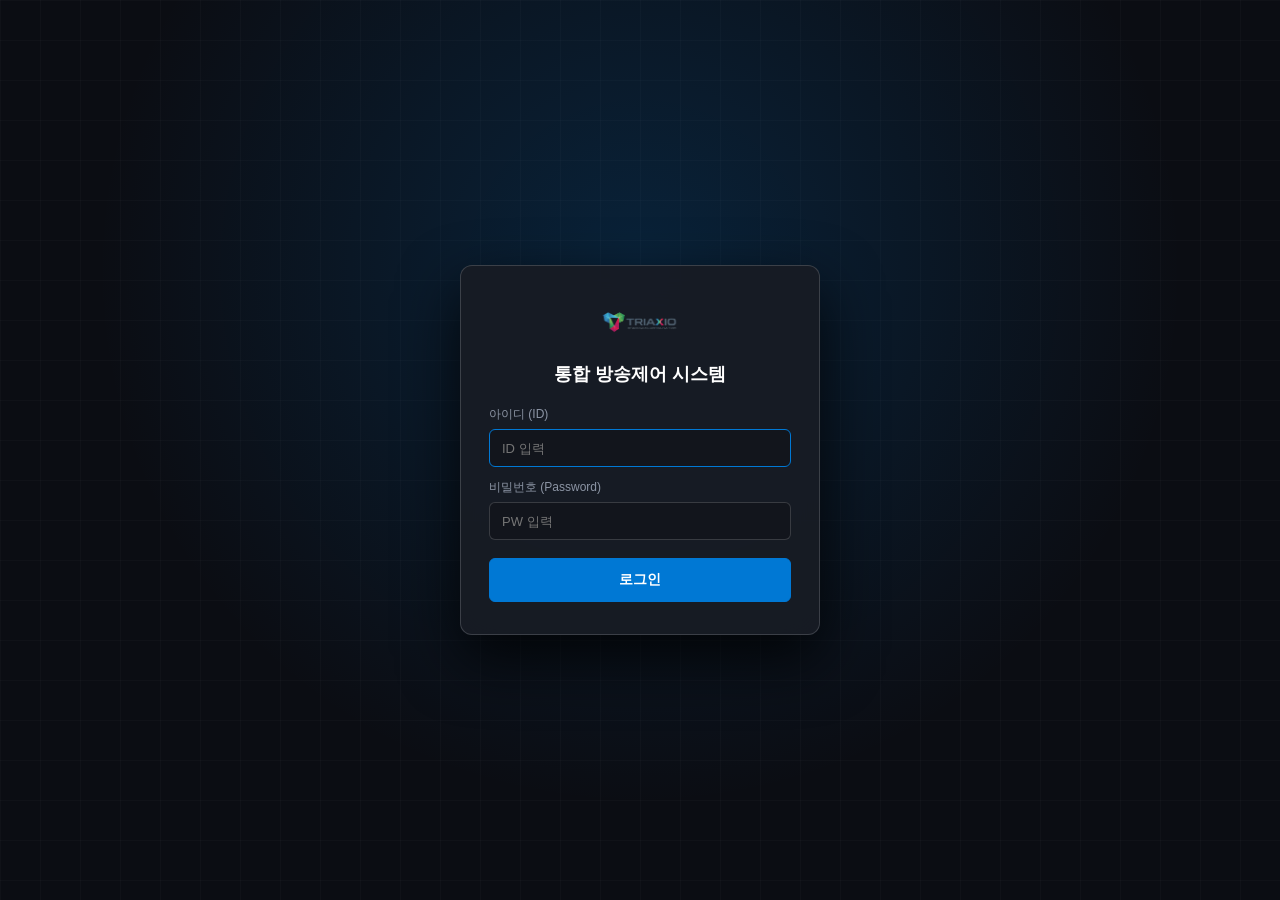
<file: index.html>
<!DOCTYPE html>
<html lang="ko">
<head>
    <meta charset="UTF-8">
    <meta name="viewport" content="width=device-width, initial-scale=1.0, maximum-scale=1.0, user-scalable=no">
    <title>Master Hub & Production Control</title>
    <link rel="icon" type="image/png" href="logo.png">
    <link rel="stylesheet" href="style.css">
    <style>
        @keyframes spin {
            0% { transform: rotate(0deg); }
            100% { transform: rotate(360deg); }
        }

        /* 비디오 스위처 컷 그리드 스타일 보강 */
        .switcher-grid {
            display: grid;
            grid-template-columns: repeat(auto-fill, minmax(130px, 1fr));
            gap: 14px;
            margin-top: 18px;
        }

        .switcher-btn {
            background: #1e222d;
            border: 2px solid #323846;
            color: #f0f6fc;
            padding: 24px 10px;
            font-size: 18px;
            font-weight: 700;
            border-radius: 10px;
            cursor: pointer;
            transition: all 0.12s ease;
            display: flex;
            flex-direction: column;
            align-items: center;
            justify-content: center;
            gap: 6px;
            box-shadow: 0 4px 10px rgba(0, 0, 0, 0.3);
        }

        .switcher-btn:hover {
            border-color: #58a6ff;
            background: #252b38;
        }

        .switcher-btn:active, .switcher-btn.active {
            background: #e02424 !important;
            border-color: #ff5c5c !important;
            color: #ffffff !important;
            transform: scale(0.96);
            box-shadow: 0 0 16px rgba(224, 36, 36, 0.7);
        }

        .switcher-btn span.badge {
            font-size: 11px;
            color: #8b949e;
            font-weight: normal;
        }
    </style>
</head>
<body>

    <!-- 스트림덱 전용 뷰 컨테이너 (풀스크린용) -->
    <div id="streamdeck-view" class="view-panel" data-view="streamdeck">
        <div class="deck-grid" id="deck-grid"></div>
    </div>

    <!-- 0. 시스템 보안 로그인 화면 -->
    <div id="login-overlay" class="login-container">
        <div class="login-card">
            <div style="display: flex; justify-content: center; margin-bottom: 16px;">
                <img src="logo.png" alt="Logo" style="height: 48px;" onerror="this.style.display='none'">
            </div>
            <div class="login-title">통합 방송제어 시스템</div>

            <form onsubmit="handleLogin(event)">
                <div class="form-group" style="margin-bottom: 12px;">
                    <label>아이디 (ID)</label>
                    <input type="text" id="login-id" placeholder="ID 입력" required autocomplete="off">
                </div>
                <div class="form-group" style="margin-bottom: 18px;">
                    <label>비밀번호 (Password)</label>
                    <input type="password" id="login-pw" placeholder="PW 입력" required>
                </div>
                <div id="login-error" class="login-err-msg">아이디 또는 비밀번호가 일치하지 않습니다.</div>
                <button type="submit" class="fluent-btn primary" style="width: 100%; height: 44px; font-size: 14px;">로그인</button>
            </form>
        </div>
    </div>

    <!-- 좌측 사이드바 -->
    <div class="sidebar">
        <div class="sidebar-header" onclick="goToHome(event)" style="cursor: pointer; user-select: none;" title="메인 화면으로 이동">
            <img src="logo.png" alt="Logo" onerror="this.style.display='none'">
            <span class="sidebar-title">TX-C</span>
        </div>
        <div class="nav-menu">
            <div class="nav-item active" data-view="overview" onclick="switchView('overview')">AVL 프리셋</div>
            <div class="nav-item" data-view="audio" onclick="switchView('audio')">음향 콘솔 메뉴</div>
            <div class="nav-item" data-view="ptz" onclick="switchView('ptz')">카메라 메뉴</div>
            <div class="nav-item" data-view="switcher" onclick="switchView('switcher')">비디오 스위처 메뉴</div>
            <div class="nav-item" data-view="power" onclick="switchView('power')">순차전원분배기 메뉴</div>
            <div class="nav-item" data-view="scheduler" onclick="switchView('scheduler')">스케줄러 동기화</div>
            <div class="nav-item" data-view="deck" onclick="switchView('deck')">터치 패널 UI 설정</div>
            <div class="nav-item" data-view="settings" onclick="switchView('settings')" style="margin-top: auto;">⚙ 하드웨어 설정</div>
        </div>
        <div class="nav-item" onclick="handleLogout()" style="color: var(--accent-red); border-top: 1px solid var(--border); margin-top: 8px; padding-top: 12px; cursor: pointer;">
            로그아웃
        </div>
    </div>

    <!-- 우측 메인 작업 영역 -->
    <div class="main-view">
        <!-- 1. 씬 매크로 -->
        <div id="view-overview" class="view-section active">
            <div class="view-header">
                <div class="view-title">AVL PRESET</div>
                <span id="active-info" style="font-size: 13px; color: var(--accent);">연결 대기 중...</span>
            </div>
            <div class="macro-grid" id="macro-container"></div>
        </div>

        <!-- 2. 음향 콘솔 랙 -->
        <div id="view-audio" class="view-section">
            <div class="view-header">
                <div class="view-title">음향 콘솔 MENU</div>
                <div style="display: flex; gap: 8px; align-items: center;">
                    <select id="snap-select" style="padding: 6px 12px; background: var(--bg-input); color:#fff; border: 1px solid var(--border); border-radius: 4px; min-width: 220px; font-size: 12px;"></select>
                    <button class="fluent-btn primary" onclick="loadSnapshot()">스냅샷 로드</button>
                    <button class="fluent-btn" onclick="navRecall('prev')">◀ 이전</button>
                    <button class="fluent-btn" onclick="navRecall('next')">다음 ▶</button>
                </div>
            </div>
            
            <div class="bank-tabs">
                <button class="bank-btn active" onclick="switchBank('1-12', this)">CH 1-12</button>
                <button class="bank-btn" onclick="switchBank('13-24', this)">CH 13-24</button>
                <button class="bank-btn" onclick="switchBank('25-36', this)">CH 25-36</button>
                <button class="bank-btn" onclick="switchBank('37-40', this)">CH 37-40 & AUX</button>
                <button class="bank-btn" onclick="switchBank('dca', this)">DCA & 메인 L/R</button>
            </div>
            
            <div class="fader-rack" id="fader-rack"></div>
        </div>

        <!-- 3. PTZ 카메라 -->
        <div id="view-ptz" class="view-section">
            <div class="view-header">
                <div class="view-title">CAM CTL MENU</div>
                <div id="ptz-port-display" style="font-size: 12px; color: var(--accent-orange);">모드: VISCA over IP (UDP 52381)</div>
            </div>

            <div style="display: flex; justify-content: space-between; align-items: center; margin-bottom: 12px;">
                <div class="bank-tabs" id="ptz-cam-tabs" style="margin-bottom: 0;"></div>
                <div style="display: flex; gap: 6px;">
                    <button class="fluent-btn" onclick="addNewPTZCam()" style="color: var(--accent-orange); border-color: var(--accent-orange);">+ 카메라 추가</button>
                    <button class="fluent-btn" onclick="removeActivePTZCam()" style="color: var(--accent-red); border-color: var(--accent-red);">- 제거</button>
                </div>
            </div>

            <div style="background: var(--bg-surface); border: 1px solid var(--border); padding: 10px 14px; border-radius: 6px; margin-bottom: 14px; display: flex; align-items: center; justify-content: space-between; gap: 10px;">
                <div style="display: flex; align-items: center; gap: 10px;">
                    <span style="font-size: 13px; font-weight: bold; color: var(--accent-orange);" id="current-cam-label">CAM 1 설정</span>
                    <input type="text" id="ptz-target-name" placeholder="카메라 명칭" style="width: 110px; padding: 4px 8px; background: var(--bg-input); border: 1px solid var(--border); border-radius: 4px; color: #fff; font-size: 12px;">
                    <input type="text" id="ptz-target-ip" placeholder="IP" style="width: 130px; padding: 4px 8px; background: var(--bg-input); border: 1px solid var(--border); border-radius: 4px; color: #fff; font-size: 12px;">
                    <input type="number" id="ptz-target-port" placeholder="포트" style="width: 70px; padding: 4px 8px; background: var(--bg-input); border: 1px solid var(--border); border-radius: 4px; color: #fff; font-size: 12px;">
                </div>
                <button class="fluent-btn primary" onclick="savePTZCamConfig()">카메라 설정 저장</button>
            </div>

            <div style="display: grid; grid-template-columns: repeat(4, 1fr); gap: 10px;" id="ptz-preset-grid"></div>
        </div>

        <!-- 4. 비디오 스위처 제어 뷰 (단독 탭) -->
        <div id="view-switcher" class="view-section">
            <div class="view-header">
                <div>
                    <div class="view-title">비디오 스위처 PGM 제어</div>
                    <div style="font-size: 12px; color: var(--text-muted); margin-top: 4px;" id="current-switcher-name">현재 기종: Blackmagic ATEM Mini (4채널)</div>
                </div>
                <span id="switcherStatusIndicator" style="font-size: 13px; font-weight: bold; padding: 4px 10px; border-radius: 12px; background: #222; border: 1px solid #444;">● 연결 확인 중</span>
            </div>

            <!-- 기종별 채널 수에 맞춰 동적으로 생성되는 컷 버튼 그리드 -->
            <div class="switcher-grid" id="switcherChannelGrid"></div>
        </div>

        <!-- 5. 순차전원 -->
        <div id="view-power" class="view-section">
            <div class="view-header">
                <div class="view-title">순차전원분배기 제어</div>
            </div>
            <div style="display: flex; gap: 16px;">
                <button class="fluent-btn primary" style="flex:1; height:70px; font-size: 15px; background: var(--accent-green); border-color: var(--accent-green);" onclick="sendPower(0, 1)">전체 전원 순차 켜기 (ALL ON)</button>
                <button class="fluent-btn" style="flex:1; height:70px; font-size: 15px; border-color: var(--accent-red); color: var(--accent-red);" onclick="sendPower(0, 0)">전체 전원 순차 끄기 (ALL OFF)</button>
            </div>
        </div>

        <!-- 6. 터치 패널 UI 설정 -->
        <div id="view-deck" class="view-section">
            <div class="view-header">
                <div>
                    <div class="view-title">터치 패널 UI 설정</div>
                    <div style="color: var(--text-muted); font-size: 12px; margin-top: 4px;">슬롯을 클릭하여 라벨과 매크로를 설정하세요. (6번은 다음 페이지 전환 버튼)</div>
                </div>
                <button class="fluent-btn primary" onclick="saveDeckLayoutToServer()" style="padding: 8px 18px; font-weight: bold;">
                    💾 패널에 즉시 적용
                </button>
            </div>

            <div style="display: flex; justify-content: space-between; align-items: center; margin: 0 auto 16px auto; width: 100%; max-width: 680px; background: var(--bg-surface); padding: 10px 16px; border-radius: 8px; border: 1px solid var(--border); box-sizing: border-box;">
                <div style="display: flex; align-items: center; gap: 10px;">
                    <button class="fluent-btn" type="button" onclick="changeDeckPreviewPage(-1)">◀ 이전 페이지</button>
                    <span id="deck-preview-page-indicator" style="font-weight: bold; font-size: 14px; color: var(--accent);">Page 1 / 1</span>
                    <button class="fluent-btn" type="button" onclick="changeDeckPreviewPage(1)">다음 페이지 ▶</button>
                </div>
                <div style="display: flex; gap: 8px;">
                    <button class="fluent-btn" type="button" onclick="addNewDeckPage()" style="border-color: var(--accent-green); color: var(--accent-green);">+ 새 페이지 추가</button>
                    <button class="fluent-btn" type="button" onclick="deleteCurrentDeckPage()" style="border-color: var(--accent-red); color: var(--accent-red);">- 현재 페이지 삭제</button>
                </div>
            </div>

            <div class="deck-mapping-canvas">
                <div id="deck-editor-grid"></div>
            </div>

            <div id="slot-config-panel" style="width: 100%; max-width: 680px; margin: 20px auto 0 auto; padding: 20px; background: #161b22; border-radius: 12px; border: 1px solid #30363d; display: none; box-sizing: border-box;">
                <h3 id="selected-slot-title" style="margin-top: 0; font-size: 15px; color: #58a6ff; margin-bottom: 12px;">슬롯 설정</h3>
                <div style="display: grid; grid-template-columns: 1fr 1fr 2fr; gap: 14px; align-items: end;">
                    <div>
                        <label style="font-size: 12px; color: #8b949e; display: block; margin-bottom: 6px;">표시 라벨 (Title)</label>
                        <input type="text" id="slot-input-title" style="width: 100%; padding: 8px; background: #0d1117; border: 1px solid #30363d; border-radius: 6px; color: white;" oninput="updateSlotPreview()">
                    </div>
                    <div>
                        <label style="font-size: 12px; color: #8b949e; display: block; margin-bottom: 6px;">아이콘 (Emoji / Text)</label>
                        <input type="text" id="slot-input-icon" style="width: 100%; padding: 8px; background: #0d1117; border: 1px solid #30363d; border-radius: 6px; color: white;" oninput="updateSlotPreview()">
                    </div>
                    <div>
                        <label style="font-size: 12px; color: #8b949e; display: block; margin-bottom: 6px;">실행할 씬 매크로</label>
                        <select id="slot-input-action" style="width: 100%; padding: 8px; background: #0d1117; border: 1px solid #30363d; border-radius: 6px; color: white;" onchange="updateSlotPreview()"></select>
                    </div>
                </div>
            </div>
        </div>

        <!-- 7. 자동화 이벤트 스케줄러 -->
        <div id="view-scheduler" class="view-section">
            <div class="view-header">
                <div>
                    <div class="view-title">자동화 이벤트 스케줄러</div>
                    <div style="font-size: 12px; color: var(--text-muted); margin-top: 4px;">지정된 요일과 시각에 등록된 씬 매크로를 자동으로 트리거합니다.</div>
                </div>
                <button class="fluent-btn primary" onclick="openNewScheduleModal()">+ 새 스케줄 등록</button>
            </div>

            <div style="background: var(--bg-surface); border: 1px solid var(--border); border-radius: 8px; overflow: hidden;">
                <table style="width: 100%; border-collapse: collapse; text-align: left; font-size: 13px;">
                    <thead>
                        <tr style="background: rgba(255,255,255,0.04); border-bottom: 1px solid var(--border); color: var(--text-muted);">
                            <th style="padding: 12px 16px;">상태</th>
                            <th style="padding: 12px 16px;">스케줄 명칭</th>
                            <th style="padding: 12px 16px;">실행 요일</th>
                            <th style="padding: 12px 16px;">실행 시각</th>
                            <th style="padding: 12px 16px;">연동 씬 매크로</th>
                            <th style="padding: 12px 16px; text-align: right;">관리</th>
                        </tr>
                    </thead>
                    <tbody id="schedule-list-body"></tbody>
                </table>
            </div>
        </div>

        <!-- 8. 하드웨어 설정 (비디오 스위처 기종/IP 포함) -->
        <div id="view-settings" class="view-section">
            <div class="view-header">
                <div class="view-title">하드웨어 연결 & 통신 설정</div>
                <button class="fluent-btn primary" onclick="saveConfig()">설정 저장 및 연결 적용</button>
            </div>
            <div class="setting-grid">
                <div class="form-group">
                    <label>콘솔 제조사</label>
                    <select id="cfg-brand" onchange="onBrandChange()">
                        <option value="Behringer">Behringer</option>
                        <option value="Yamaha">YAMAHA</option>
                        <option value="AllenHeath">Allen & Heath</option>
                        <option value="Midas">Midas</option>
                        <option value="DiGiCo">DiGiCo</option>
                        <option value="Soundcraft">Soundcraft</option>
                    </select>
                </div>
                <div class="form-group">
                    <label>세부 콘솔 기종</label>
                    <select id="cfg-model" onchange="onModelChange()"></select>
                </div>
                <div class="form-group">
                    <label>콘솔 IP 주소</label>
                    <input type="text" id="cfg-audio-ip" value="192.168.219.106">
                </div>
                <div class="form-group">
                    <label>콘솔 통신 포트</label>
                    <input type="number" id="cfg-audio-port" value="2223">
                </div>

                <!-- 비디오 스위처 기종 선택 드롭다운 -->
                <div class="form-group">
                    <label>비디오 스위처 기종</label>
                    <select id="cfg-switcher-model" onchange="onSwitcherModelChange()">
                        <!-- JS에서 동적으로 기종 및 제조사 optgroup 생성 -->
                    </select>
                </div>
                <div class="form-group">
                    <label>비디오 스위처 IP 주소</label>
                    <input type="text" id="cfg-switcher-ip" value="192.168.219.10">
                </div>

                <div class="form-group">
                    <label>순차전원분배기 IP 주소</label>
                    <input type="text" id="cfg-power-ip" value="192.168.219.140">
                </div>
            </div>
        </div>
    </div>

    <!-- 매크로 편집 전용 모달 -->
    <div id="modal-macro-edit" class="modal">
        <div class="modal-content" style="width: 480px; max-width: 90vw;">
            <div style="display: flex; justify-content: space-between; align-items: center; margin-bottom: 14px;">
                <h3 id="macro-modal-title" style="font-size: 16px;">원클릭 씬 매크로 설정</h3>
                <button class="btn-card-act" style="font-size: 16px;" onclick="closeModal('macro-edit')">✕</button>
            </div>
            <div class="form-group">
                <label>버튼 명칭</label>
                <input type="text" id="m-edit-title" placeholder="예: 설교 / 발언">
            </div>
            <div class="form-group">
                <label>설명</label>
                <input type="text" id="m-edit-desc" placeholder="예: 강단 마이크 오픈 / 타이트 샷">
            </div>
            <div class="form-group">
                <label>순차전원 제어</label>
                <select id="m-edit-power">
                    <option value="">(동작 없음)</option>
                    <option value="1">전체 전원 순차 켜기 (ON)</option>
                    <option value="0">전체 전원 순차 끄기 (OFF)</option>
                </select>
            </div>
            <div class="form-group">
                <label>콘솔 스냅샷 번호 (씬 ID)</label>
                <input type="number" id="m-edit-snap" placeholder="스냅샷을 넘기지 않으려면 빈칸">
            </div>
            <div class="form-group">
                <label>언뮤트할 채널 (쉼표 구분: ch/1,ch/2)</label>
                <input type="text" id="m-edit-unmute" placeholder="ch/1,ch/2">
            </div>
            <div class="form-group">
                <label>뮤트할 채널 (쉼표 구분: ch/3,ch/4)</label>
                <input type="text" id="m-edit-mute" placeholder="ch/3,ch/4">
            </div>
            <div class="form-group">
                <label>PTZ 카메라 / 프리셋</label>
                <div style="display: flex; gap: 8px;">
                    <input type="number" id="m-edit-ptz-cam" placeholder="카메라 번호" style="width: 50%;">
                    <input type="number" id="m-edit-ptz" placeholder="프리셋 번호" style="width: 50%;">
                </div>
            </div>
            <div class="form-group">
                <label>비디오 스위처 PGM 채널</label>
                <input type="number" id="m-edit-switcher" placeholder="예: 2 (CAM 2)">
            </div>
            <button class="fluent-btn primary" style="width: 100%; height: 42px; margin-top: 12px;" onclick="saveMacroEdit()">저장 완료</button>
        </div>
    </div>

    <!-- 동기화 로딩 모달 -->
    <div id="modal-sync-loading" class="modal" style="background: rgba(0, 0, 0, 0.85); z-index: 1000000;">
        <div class="modal-content" style="width: 320px; text-align: center; padding: 30px 20px;">
            <div style="font-size: 28px; margin-bottom: 12px; animation: spin 1.5s linear infinite;">⏳</div>
            <div style="font-size: 16px; font-weight: bold; margin-bottom: 8px;">콘솔 동기화 중</div>
            <div style="font-size: 12px; color: var(--text-muted); line-height: 1.5;">
                하드웨어 채널 및 스냅샷 데이터를<br>불러오는 중입니다. 잠시만 기다려주세요.
            </div>
        </div>
    </div>

    <!-- 스케줄 모달 -->
    <div id="modal-schedule-edit" class="modal">
        <div class="modal-content" style="width: 420px;">
            <div style="display: flex; justify-content: space-between; align-items: center; margin-bottom: 16px;">
                <h3 id="sched-modal-title" style="font-size: 16px;">자동화 스케줄 등록</h3>
                <button class="btn-card-act" onclick="closeModal('schedule-edit')">✕</button>
            </div>
            <div class="form-group">
                <label>스케줄 명칭</label>
                <input type="text" id="sched-name" placeholder="예: 주일 1부 예배 준비">
            </div>
            <div class="form-group">
                <label>실행 요일 (다중 선택)</label>
                <div style="display: flex; gap: 4px;" id="sched-days-group">
                    <button type="button" class="bank-btn day-btn" data-day="0">일</button>
                    <button type="button" class="bank-btn day-btn" data-day="1">월</button>
                    <button type="button" class="bank-btn day-btn" data-day="2">화</button>
                    <button type="button" class="bank-btn day-btn" data-day="3">수</button>
                    <button type="button" class="bank-btn day-btn" data-day="4">목</button>
                    <button type="button" class="bank-btn day-btn" data-day="5">금</button>
                    <button type="button" class="bank-btn day-btn" data-day="6">토</button>
                </div>
            </div>
            <div class="form-group">
                <label>실행 시간 (HH:MM)</label>
                <input type="time" id="sched-time" style="color-scheme: dark;">
            </div>
            <div class="form-group">
                <label>실행할 씬 매크로</label>
                <select id="sched-macro-select"></select>
            </div>
            <button class="fluent-btn primary" style="width: 100%; height: 42px; margin-top: 10px;" onclick="saveScheduleItem()">스케줄 저장</button>
        </div>
    </div>

    <script src="app.js"></script>
</body>
</html>
</file>
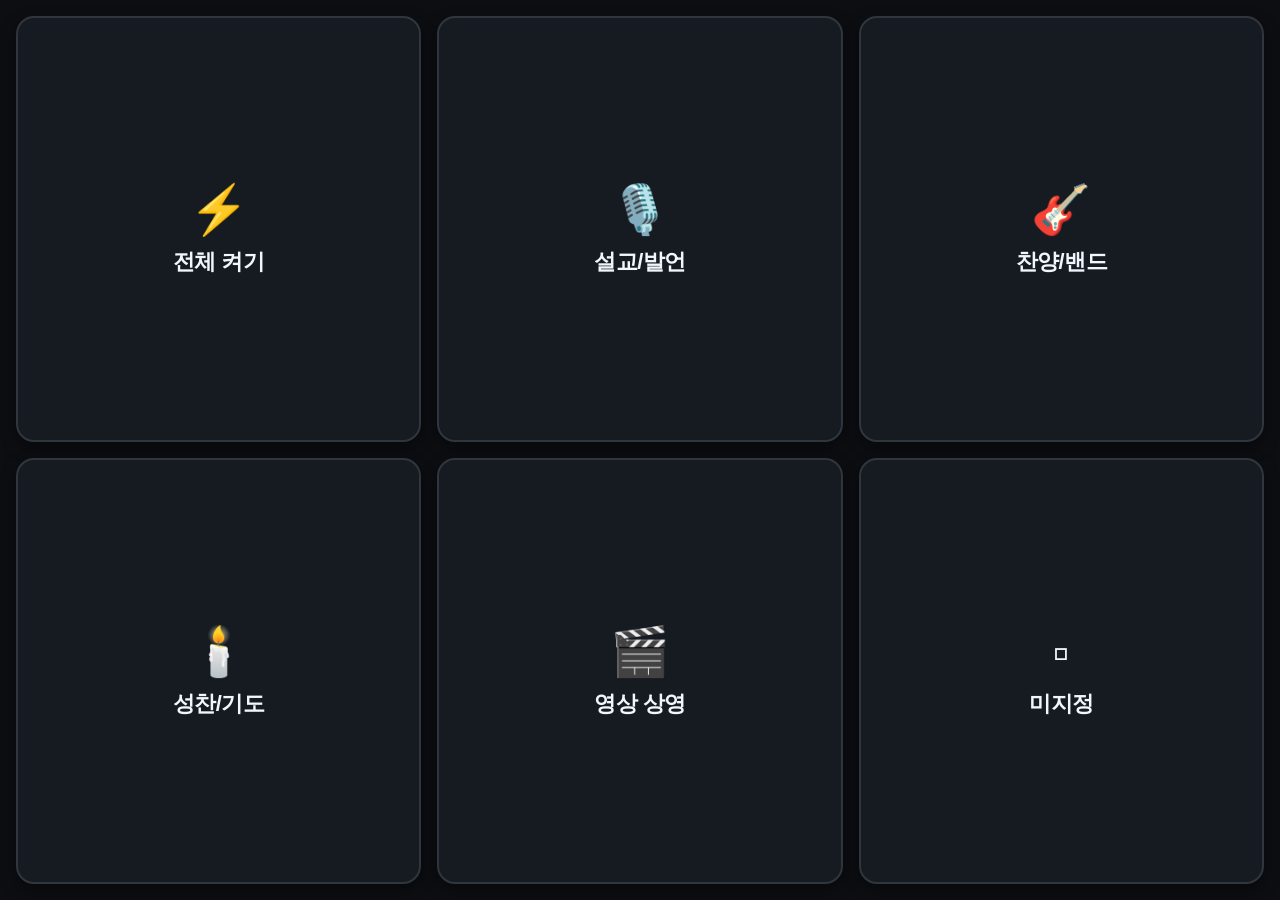
<file: panel.html>
<!DOCTYPE html>
<html lang="ko" class="notranslate" translate="no">
<head><style>* { cursor: none !important; } html, body { cursor: none !important; } button, a, div { cursor: none !important; }</style>
    <meta charset="UTF-8">
    <meta name="google" content="notranslate">
    <meta name="viewport" content="width=device-width, initial-scale=1.0, maximum-scale=1.0, user-scalable=no">
    <title>StreamDeck Touch Panel</title>
    <style>
        * {
            box-sizing: border-box !important;
            user-select: none !important;
            -webkit-user-select: none !important;
            -webkit-touch-callout: none !important;
        }

        html, body {
            width: 100vw !important;
            height: 100vh !important;
            margin: 0 !important;
            padding: 0 !important;
            background: #0d0e12 !important;
            overflow: hidden !important;
            font-family: -apple-system, BlinkMacSystemFont, "Segoe UI", Roboto, sans-serif !important;
        }

        /* 3열 2행 그리드 여백 최적화 */
        #deck-grid {
            display: grid !important;
            grid-template-columns: repeat(3, 1fr) !important;
            grid-template-rows: repeat(2, 1fr) !important;
            gap: 16px !important;
            width: 100vw !important;
            height: 100vh !important;
            padding: 16px !important;
        }

        /* 버튼 폰트 및 패딩 확대 */
        .deck-key {
            width: 100% !important;
            height: 100% !important;
            margin: 0 !important;
            background: #161b22 !important;
            border: 2px solid #30363d !important;
            border-radius: 18px !important;
            color: #f0f6fc !important;
            display: flex !important;
            flex-direction: column !important;
            justify-content: center !important;
            align-items: center !important;
            text-align: center !important;
            padding: 12px !important;
            font-size: 22px !important;       /* 14px -> 22px 로 대폭 확대 */
            font-weight: 700 !important;
            transition: transform 0.08s ease, background 0.08s ease, border-color 0.08s ease !important;
            box-shadow: 0 6px 16px rgba(0, 0, 0, 0.4) !important;
        }

        /* 터치/클릭 활성화 피드백 */
        .deck-key:active, .deck-key.active {
            background: #1f6feb !important;
            border-color: #58a6ff !important;
            transform: scale(0.95) !important;
            box-shadow: 0 0 20px rgba(31, 111, 235, 0.7) !important;
        }

        /* 이모지 / 아이콘 크기 확대 */
        .key-icon { 
            font-size: 48px !important;       /* 28px -> 48px 로 대폭 확대 */
            margin-bottom: 10px !important; 
            pointer-events: none !important; 
        }

        /* 버튼 타이틀 가독성 강화 */
        .key-title { 
            pointer-events: none !important; 
            word-break: keep-all !important; 
            line-height: 1.25 !important;
            letter-spacing: -0.5px !important;
        }
* { cursor: none !important; }
html, body { cursor: none !important; }
</style>
</head>
<body style="cursor: none !important;">
    <div id="deck-grid"></div>

    <script src="panel.js"></script>
</body>
</html>
</file>
<file: style.css>
:root {
    --bg-base: #0b0d13;
    --bg-sidebar: #12151c;
    --bg-surface: #181c24;
    --bg-card: #202530;
    --bg-input: #12151c;
    --border: rgba(255, 255, 255, 0.08);
    --border-strong: rgba(255, 255, 255, 0.16);
    --accent: #0078d4;
    --accent-orange: #ff7700;
    --accent-red: #e03131;
    --accent-green: #2f9e44;
    --text-main: #f8f9fa;
    --text-muted: #8c95a5;
}

* {
    box-sizing: border-box;
    margin: 0;
    padding: 0;
    user-select: none;
    -webkit-user-select: none;
}

body {
    width: 100vw;
    height: 100vh;
    overflow: hidden;
    background-color: var(--bg-base);
    background-image: 
        radial-gradient(ellipse at 15% 0%, rgba(0, 120, 212, 0.15) 0%, transparent 50%),
        radial-gradient(ellipse at 85% 0%, rgba(255, 119, 0, 0.12) 0%, transparent 50%),
        linear-gradient(rgba(255, 255, 255, 0.02) 1px, transparent 1px),
        linear-gradient(90deg, rgba(255, 255, 255, 0.02) 1px, transparent 1px);
    background-size: 100% 100%, 100% 100%, 40px 40px, 40px 40px;
    font-family: -apple-system, BlinkMacSystemFont, "Segoe UI", Roboto, "Nanum Gothic", sans-serif;
    color: var(--text-main);
    display: flex;
}

/* 폼 공통 스타일 (누락 복구) */
.form-group {
    margin-bottom: 14px;
    display: flex;
    flex-direction: column;
}

.form-group label {
    font-size: 12px;
    color: var(--text-muted);
    margin-bottom: 6px;
    font-weight: 500;
}

.form-group input, 
.form-group select {
    width: 100%;
    height: 38px;
    padding: 8px 12px;
    background: var(--bg-input);
    border: 1px solid var(--border-strong);
    border-radius: 6px;
    color: #fff;
    font-size: 13px;
    outline: none;
    transition: border-color 0.15s ease;
}

.form-group input:focus, 
.form-group select:focus {
    border-color: var(--accent);
}

/* 1. 좌측 컴팩트 사이드바 */
.sidebar {
    width: 210px;
    height: 100vh;
    background: var(--bg-sidebar);
    border-right: 1px solid var(--border);
    display: flex;
    flex-direction: column;
    padding: 16px 10px;
    flex-shrink: 0;
}

.sidebar-header {
    display: flex;
    align-items: center;
    gap: 8px;
    padding: 6px 10px 18px 10px;
    border-bottom: 1px solid var(--border);
    margin-bottom: 12px;
    cursor: pointer;
    transition: opacity 0.15s ease;
}
.sidebar-header:hover { opacity: 0.8; }
.sidebar-header:active { transform: scale(0.98); }

.sidebar-header img { height: 24px; }
.sidebar-title { font-size: 14px; font-weight: bold; letter-spacing: -0.3px; }

.nav-menu {
    display: flex;
    flex-direction: column;
    gap: 4px;
    flex: 1;
}

.nav-item {
    display: flex;
    align-items: center;
    gap: 10px;
    padding: 10px 12px;
    border-radius: 6px;
    color: var(--text-muted);
    font-size: 13px;
    font-weight: 500;
    cursor: pointer;
    transition: all 0.15s ease;
}

.nav-item:hover {
    background: rgba(255, 255, 255, 0.05);
    color: #fff;
}

.nav-item.active {
    background: rgba(0, 120, 212, 0.18);
    color: #fff;
    border-left: 3px solid var(--accent);
    font-weight: bold;
}

/* 2. 메인 컨텐츠 영역 */
.main-view {
    flex: 1;
    height: 100vh;
    padding: 24px 30px;
    overflow-y: auto;
    display: flex;
    flex-direction: column;
}

.view-section {
    display: none;
    flex-direction: column;
    flex: 1;
    width: 100%;
}

.view-section.active {
    display: flex !important;
}

.view-header {
    display: flex;
    justify-content: space-between;
    align-items: center;
    border-bottom: 1px solid var(--border);
    padding-bottom: 14px;
    margin-bottom: 20px;
    flex-shrink: 0;
}

.view-title {
    font-size: 20px;
    font-weight: bold;
    letter-spacing: -0.5px;
}

/* 3. 스트림덱 2x3 에디터 매퍼 (panel.html과 1:1 완벽 일치) */
.deck-mapping-canvas {
    display: flex !important;
    justify-content: center !important;
    align-items: center !important;
    width: 100% !important;
    padding: 24px !important;
    background: #0d1117 !important;
    border: 1px solid #30363d !important;
    border-radius: 14px !important;
    box-sizing: border-box !important;
}

#deck-editor-grid {
    display: grid !important;
    grid-template-columns: repeat(3, 1fr) !important;
    grid-template-rows: repeat(2, 110px) !important;
    gap: 14px !important;
    width: 100% !important;
    max-width: 620px !important;
    margin: 0 auto !important;
}

.editor-slot {
    background: radial-gradient(circle at 50% 25%, #222734 0%, #12151b 100%) !important;
    border: 2px solid #30363d !important;
    border-radius: 14px !important;
    color: #c9d1d9 !important;
    display: flex !important;
    flex-direction: column !important;
    align-items: center !important;
    justify-content: center !important;
    cursor: pointer !important;
    transition: transform 0.12s ease, border-color 0.12s ease !important;
    user-select: none !important;
    box-shadow: 0 4px 10px rgba(0, 0, 0, 0.4) !important;
    width: 100% !important;
    height: 100% !important;
    box-sizing: border-box !important;
    padding: 8px !important;
    text-align: center !important;
}

.editor-slot:hover {
    border-color: #58a6ff !important;
    transform: translateY(-2px) !important;
}

.editor-slot.selected {
    border-color: #0078d4 !important;
    background: radial-gradient(circle at 50% 30%, #19385c 0%, #0c1829 100%) !important;
    box-shadow: 0 0 16px rgba(0, 120, 212, 0.7) !important;
}

.editor-slot .slot-icon {
    font-size: 26px !important;
    margin-bottom: 4px !important;
    pointer-events: none !important;
}

.editor-slot .slot-title {
    font-size: 13px !important;
    font-weight: 700 !important;
    pointer-events: none !important;
    color: #ffffff !important;
    word-break: keep-all !important;
    line-height: 1.2 !important;
}

/* 4. 공용 버튼 & 컨트롤 */
.fluent-btn {
    background: #252a34;
    border: 1px solid var(--border-strong);
    color: var(--text-main);
    padding: 8px 16px;
    border-radius: 6px;
    font-size: 13px;
    font-weight: bold;
    cursor: pointer;
    transition: background 0.15s, border-color 0.15s;
}
.fluent-btn:hover { background: #323846; }
.fluent-btn.primary, .fluent-btn.active {
    background: var(--accent);
    border-color: var(--accent);
    color: #fff;
}
.fluent-btn.primary:hover, .fluent-btn.active:hover { background: #1084d9; }

/* 5. 씬 매크로 카드 그리드 */
.macro-grid {
    display: grid;
    grid-template-columns: repeat(auto-fill, minmax(220px, 1fr));
    gap: 14px;
}

.macro-card {
    background: var(--bg-surface);
    border: 1px solid var(--border);
    border-radius: 8px;
    padding: 16px;
    min-height: 120px;
    position: relative;
    cursor: pointer;
    display: flex;
    flex-direction: column;
    justify-content: space-between;
    transition: transform 0.1s, border-color 0.2s;
}
.macro-card:hover {
    border-color: var(--accent-orange);
    background: var(--bg-card);
}
.macro-card:active { transform: scale(0.98); }
.macro-card .title { font-size: 16px; font-weight: bold; }
.macro-card .desc { font-size: 12px; color: var(--text-muted); margin-top: 6px; line-height: 1.4; }

.macro-actions {
    position: absolute;
    top: 8px;
    right: 8px;
    display: flex;
    gap: 4px;
}
.btn-card-act {
    background: rgba(255,255,255,0.08);
    border: none;
    color: var(--text-muted);
    cursor: pointer;
    font-size: 12px;
    border-radius: 4px;
    padding: 3px 6px;
}
.btn-card-act:hover { color: #fff; background: rgba(255,255,255,0.2); }

.add-card {
    border: 2px dashed #303746;
    background: rgba(24, 28, 36, 0.4);
    border-radius: 8px;
    display: flex;
    flex-direction: column;
    align-items: center;
    justify-content: center;
    color: var(--text-muted);
    font-weight: bold;
    cursor: pointer;
    min-height: 120px;
}
.add-card:hover { border-color: var(--accent); color: var(--accent); }

/* 6. 음향 콘솔 랙 */
.bank-tabs {
    display: flex;
    gap: 6px;
    margin-bottom: 12px;
}
.bank-btn {
    background: #1e232d;
    border: 1px solid var(--border);
    color: var(--text-muted);
    padding: 8px 16px;
    border-radius: 6px;
    cursor: pointer;
    font-weight: bold;
    font-size: 13px;
}
.bank-btn.active {
    background: var(--accent);
    border-color: var(--accent);
    color: #fff;
}

.fader-rack {
    display: grid;
    grid-template-columns: repeat(12, minmax(70px, 1fr));
    gap: 10px;
    background: #0e1117;
    border: 1px solid var(--border);
    border-radius: 8px;
    padding: 16px 12px;
    min-height: 480px;
    overflow-x: auto;
}

.strip {
    background: var(--bg-surface);
    border: 1px solid var(--border);
    border-radius: 6px;
    padding: 12px 6px;
    display: flex;
    flex-direction: column;
    align-items: center;
    gap: 12px;
}

.strip-name {
    font-size: 12px;
    font-weight: bold;
    color: var(--text-main);
    text-align: center;
}

.btn-mute {
    width: 90%;
    height: 32px;
    background: #252a34;
    border: 1px solid var(--border);
    border-radius: 4px;
    color: var(--text-muted);
    font-weight: bold;
    font-size: 11px;
    cursor: pointer;
}
.btn-mute.active {
    background: var(--accent-red);
    border-color: var(--accent-red);
    color: #fff;
}

.fader-box {
    flex: 1;
    display: flex;
    align-items: center;
    justify-content: center;
    min-height: 280px;
}

.slider {
    writing-mode: bt-lr;
    -webkit-appearance: slider-vertical;
    width: 24px;
    height: 260px;
    cursor: pointer;
}

/* 7. 팝업 모달 */
.modal {
    display: none;
    position: fixed;
    top: 0;
    left: 0;
    width: 100vw;
    height: 100vh;
    background: rgba(0, 0, 0, 0.75);
    backdrop-filter: blur(10px);
    z-index: 99999;
    align-items: center;
    justify-content: center;
}
.modal.open, .modal.active {
    display: flex !important;
}
.modal-content {
    background: #161a22;
    border: 1px solid var(--border-strong);
    border-radius: 10px;
    padding: 22px;
    box-shadow: 0 20px 60px rgba(0,0,0,0.8);
}

/* 8. 로그인 오버레이 */
.login-container {
    position: fixed;
    top: 0;
    left: 0;
    width: 100vw;
    height: 100vh;
    background: #0b0d13;
    background-image: 
        radial-gradient(ellipse at 50% 30%, rgba(0, 120, 212, 0.2) 0%, transparent 60%),
        linear-gradient(rgba(255, 255, 255, 0.02) 1px, transparent 1px),
        linear-gradient(90deg, rgba(255, 255, 255, 0.02) 1px, transparent 1px);
    background-size: 100% 100%, 40px 40px, 40px 40px;
    z-index: 999999;
    display: flex;
    justify-content: center;
    align-items: center;
}

.login-card {
    width: 360px;
    background: rgba(24, 28, 36, 0.95);
    border: 1px solid var(--border-strong);
    border-radius: 12px;
    padding: 32px 28px;
    box-shadow: 0 24px 60px rgba(0, 0, 0, 0.8);
    backdrop-filter: blur(20px);
}

.login-title {
    font-size: 18px;
    font-weight: bold;
    text-align: center;
    margin-bottom: 20px;
    color: #fff;
}

.login-sub {
    font-size: 12px;
    color: var(--text-muted);
    text-align: center;
    margin-bottom: 24px;
}

.login-err-msg {
    display: none;
    font-size: 12px;
    color: var(--accent-red);
    margin-bottom: 14px;
    text-align: center;
    font-weight: 500;
}
</file>
